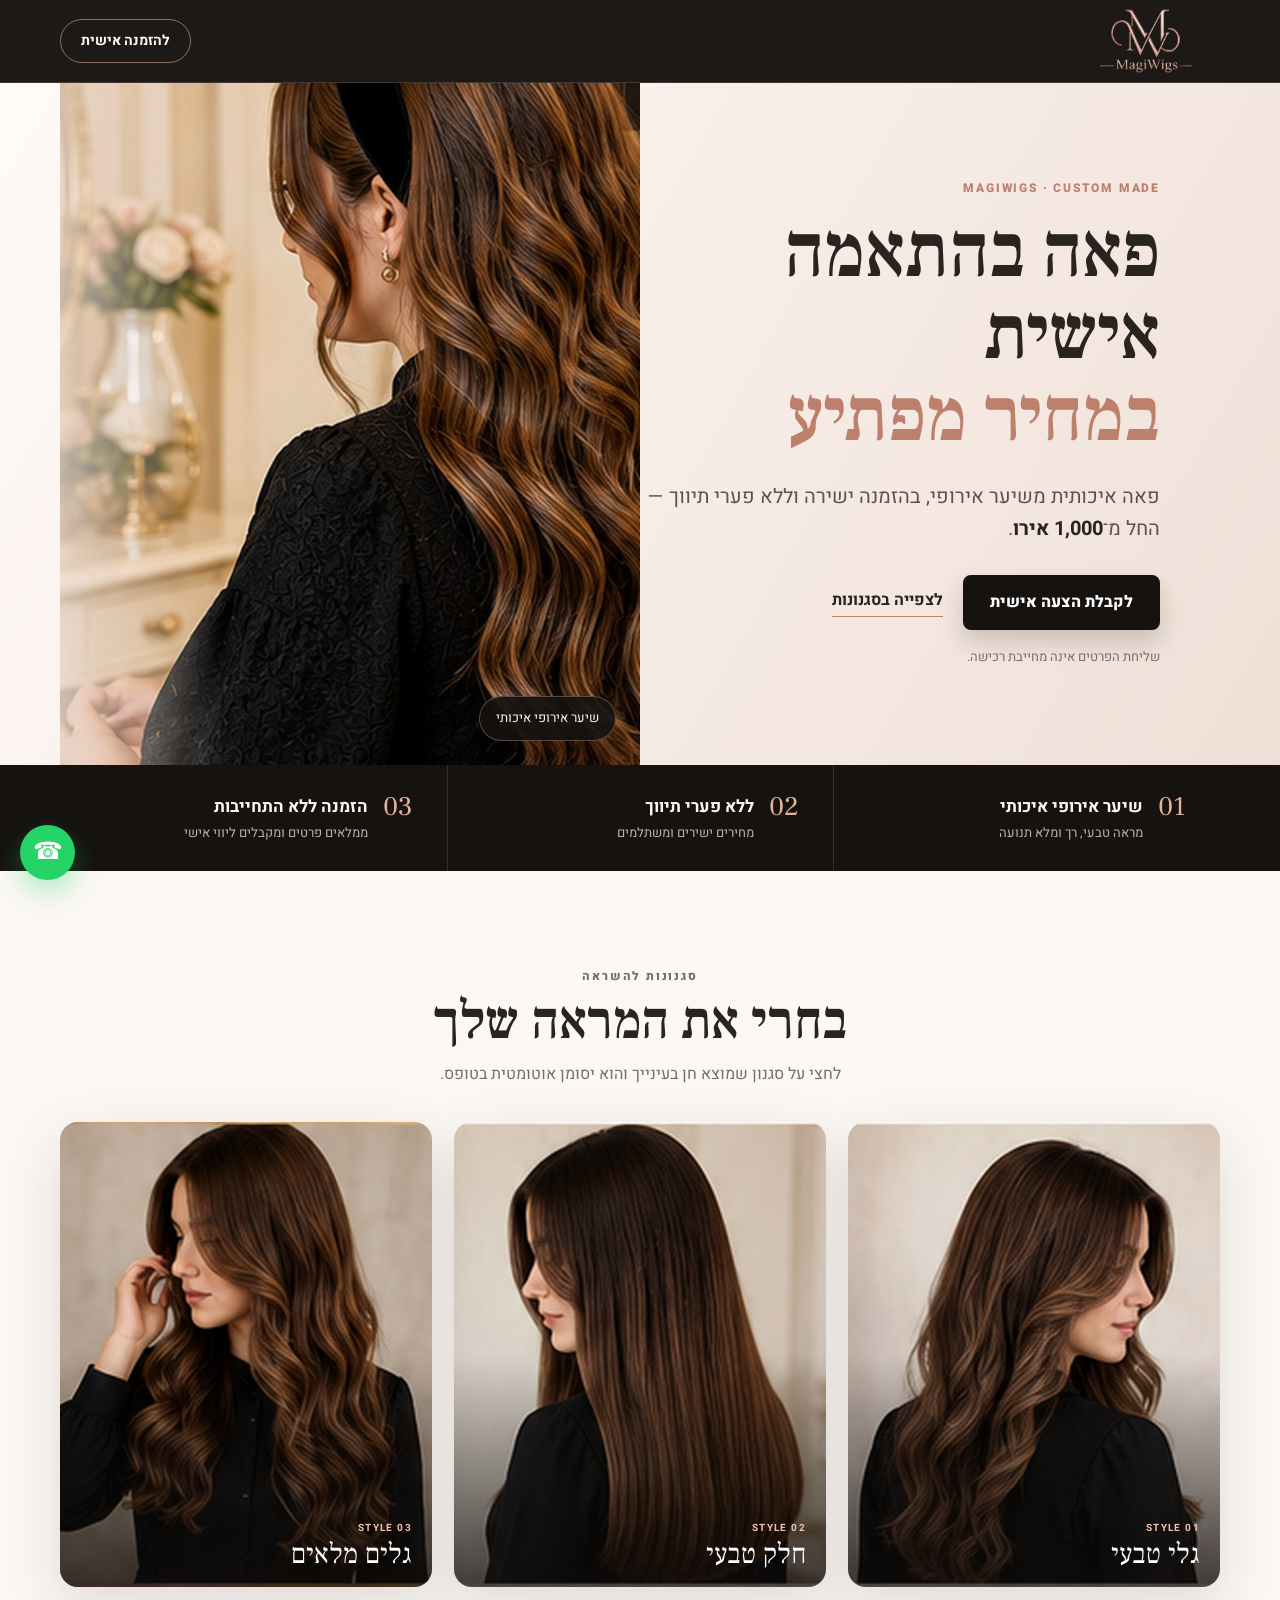
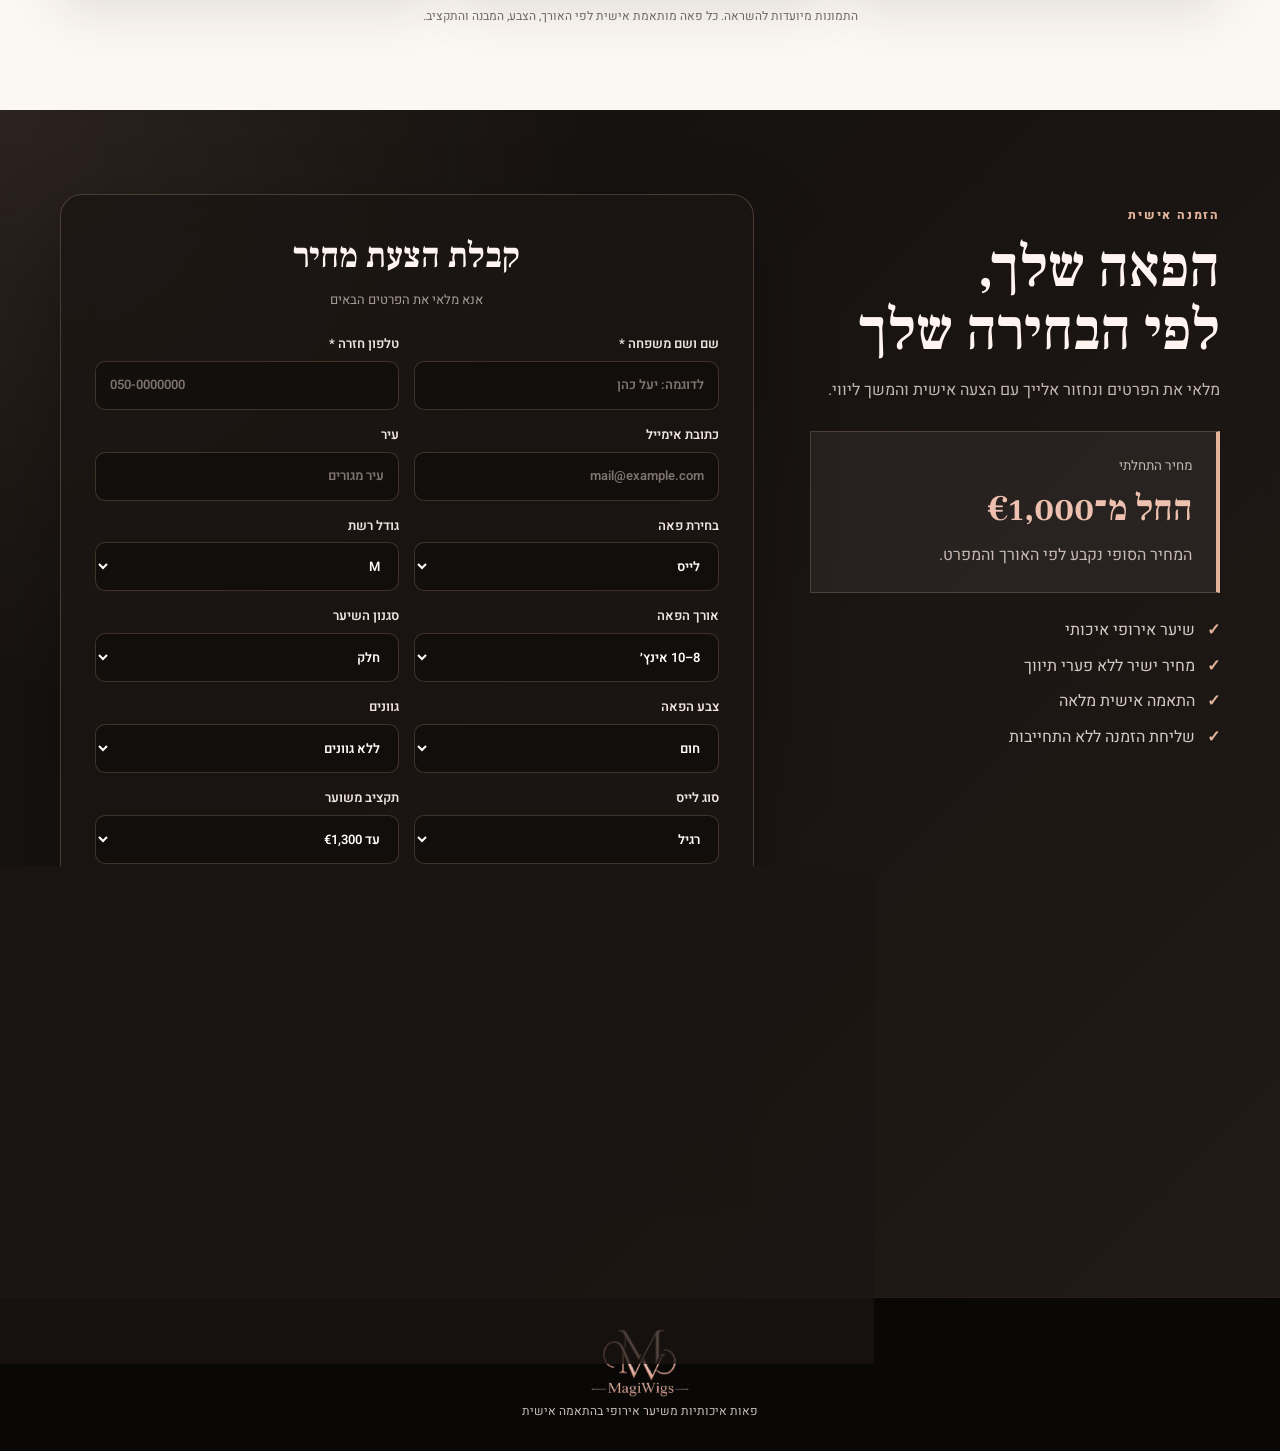
<file: index.html>
<!doctype html>
<html lang="he" dir="rtl">
<head>
  <meta charset="utf-8">
  <meta name="viewport" content="width=device-width, initial-scale=1">
  <meta name="theme-color" content="#151210">
  <meta name="description" content="MagiWigs — פאות איכותיות משיער אירופי בהתאמה אישית, ללא פערי תיווך, החל מ־1,000 אירו ובהזמנה ללא התחייבות.">
  <title>MagiWigs | פאה בהתאמה אישית</title>
  <link rel="preconnect" href="https://fonts.googleapis.com">
  <link rel="preconnect" href="https://fonts.gstatic.com" crossorigin>
  <link href="https://fonts.googleapis.com/css2?family=Heebo:wght@300;400;500;600;700;800&family=Frank+Ruhl+Libre:wght@500;600;700&display=swap" rel="stylesheet">
  <style>
    :root{
      --black:#151210;
      --black-2:#211b18;
      --cream:#fbf7f3;
      --cream-2:#f1e7df;
      --rose:#bd806d;
      --rose-light:#e2b49a;
      --ink:#2a2421;
      --muted:#776c66;
      --line:#e7d8cf;
      --white:#fff;
      --shadow:0 20px 55px rgba(42,31,25,.13);
    }
    *{box-sizing:border-box}
    html{scroll-behavior:smooth}
    body{margin:0;font-family:"Heebo",Arial,sans-serif;background:var(--cream);color:var(--ink);line-height:1.6;overflow-x:hidden}
    img{display:block;max-width:100%}
    a{text-decoration:none;color:inherit}
    button,input,select,textarea{font:inherit}
    .container{width:min(1160px,calc(100% - 36px));margin:auto}

    .topbar{position:sticky;top:0;z-index:50;background:rgba(21,18,16,.97);border-bottom:1px solid rgba(226,180,154,.2);backdrop-filter:blur(12px)}
    .topbar-inner{height:82px;display:flex;align-items:center;justify-content:space-between;gap:20px}
    .brand img{width:148px;height:66px;object-fit:contain}
    .top-cta{border:1px solid rgba(226,180,154,.55);color:#fff7f3;padding:10px 20px;border-radius:999px;font-size:14px;font-weight:700;transition:.2s}
    .top-cta:hover{background:var(--rose);border-color:var(--rose)}

    .hero{background:linear-gradient(120deg,#fffaf7 0%,#efe0d7 100%)}
    .hero-grid{min-height:650px;display:grid;grid-template-columns:1fr 1fr;align-items:stretch}
    .hero-copy{display:flex;flex-direction:column;justify-content:center;padding:70px 60px 70px 0}
    .eyebrow{margin:0 0 12px;color:var(--rose);font-size:12px;font-weight:800;letter-spacing:1.8px}
    h1,h2{font-family:"Frank Ruhl Libre",serif;line-height:1.08}
    h1{font-size:clamp(46px,6vw,76px);margin:0;font-weight:600}
    h1 span{color:var(--rose)}
    .hero-lead{font-size:20px;color:#5d514b;max-width:580px;margin:24px 0 0}
    .hero-lead strong{color:var(--ink)}
    .hero-actions{display:flex;align-items:center;gap:20px;flex-wrap:wrap;margin-top:30px}
    .btn-primary{display:inline-flex;justify-content:center;align-items:center;background:var(--black);color:white;padding:15px 27px;border-radius:8px;font-weight:800;box-shadow:0 12px 25px rgba(21,18,16,.18);transition:.2s;border:0;cursor:pointer}
    .btn-primary:hover{background:var(--rose);transform:translateY(-2px)}
    .text-link{font-weight:700;border-bottom:1px solid var(--rose);padding-bottom:2px}
    .no-commit{margin:17px 0 0;color:var(--muted);font-size:13px}
    .hero-photo{position:relative;min-height:650px;overflow:hidden}
    .hero-photo img{width:100%;height:100%;object-fit:cover;object-position:center 38%}
    .hero-photo:after{content:"";position:absolute;inset:0;background:linear-gradient(90deg,rgba(239,224,215,.78),transparent 28%)}
    .hero-tag{position:absolute;z-index:2;right:24px;bottom:24px;background:rgba(21,18,16,.9);color:#fff3ed;border:1px solid rgba(226,180,154,.34);padding:11px 16px;border-radius:999px;font-size:13px}

    .benefits{background:var(--black);color:#fff}
    .benefits-grid{display:grid;grid-template-columns:repeat(3,1fr)}
    .benefit{padding:28px 34px;display:flex;gap:15px;align-items:flex-start;border-left:1px solid rgba(226,180,154,.18)}
    .benefit:last-child{border-left:0}
    .benefit-number{color:var(--rose-light);font-family:"Frank Ruhl Libre",serif;font-size:27px;line-height:1}
    .benefit strong{display:block;color:#fff4ef;font-size:17px}
    .benefit small{display:block;color:#bfb2ab;font-size:13px;margin-top:3px}

    .section{padding:84px 0}
    .section-head{text-align:center;margin-bottom:34px}
    .section-head .eyebrow{margin-bottom:6px}
    .section-head h2{font-size:clamp(36px,5vw,53px);margin:0;font-weight:600}
    .section-head p{color:var(--muted);max-width:660px;margin:12px auto 0}

    .gallery{display:grid;grid-template-columns:repeat(3,1fr);gap:22px}
    .style-card{position:relative;overflow:hidden;border-radius:18px;aspect-ratio:4/5;background:#ddd;border:0;padding:0;cursor:pointer;box-shadow:var(--shadow);transition:.25s}
    .style-card img{width:100%;height:100%;object-fit:cover;transition:.45s;filter:saturate(.93) contrast(1.02)}
    .style-card:after{content:"";position:absolute;inset:0;background:linear-gradient(0deg,rgba(15,12,10,.74),transparent 50%)}
    .style-card span{position:absolute;z-index:2;right:20px;bottom:17px;color:white;text-align:right;font-family:"Frank Ruhl Libre",serif;font-size:28px;line-height:1.05}
    .style-card small{display:block;font-family:"Heebo",sans-serif;font-size:10px;letter-spacing:1.4px;color:#efc2b0;margin-bottom:7px;font-weight:700}
    .style-card:hover{transform:translateY(-6px);box-shadow:0 28px 65px rgba(42,31,25,.2)}
    .style-card:hover img{transform:scale(1.045)}
    .style-card.selected{outline:3px solid var(--rose);outline-offset:4px}
    .gallery-note{text-align:center;color:var(--muted);font-size:12px;margin:20px 0 0}

    .order{background:radial-gradient(circle at 0 0,rgba(226,180,154,.12),transparent 34%),linear-gradient(135deg,#120f0d,#211a17);color:white}
    .order-grid{display:grid;grid-template-columns:.75fr 1.25fr;gap:50px;align-items:start}
    .order-intro{padding-top:12px}
    .order-intro .eyebrow{color:var(--rose-light)}
    .order-intro h2{font-size:clamp(38px,5vw,58px);margin:0 0 14px;color:#fff4ef;font-weight:600}
    .order-intro>p{color:#c4b7b0;max-width:410px}
    .price-box{margin-top:27px;padding:24px;background:rgba(255,255,255,.055);border:1px solid rgba(226,180,154,.22);border-right:4px solid var(--rose-light);max-width:410px}
    .price-box small,.price-box span{display:block;color:#c7b9b2}
    .price-box strong{display:block;font-family:"Frank Ruhl Libre",serif;font-size:36px;color:#edc0af;margin:4px 0}
    .business-list{list-style:none;padding:0;margin:25px 0 0;display:grid;gap:10px;color:#d6cac4}
    .business-list li{position:relative;padding-right:25px}
    .business-list li:before{content:"✓";position:absolute;right:0;color:var(--rose-light);font-weight:800}

    .form-card{background:rgba(27,22,19,.76);border:1px solid rgba(226,180,154,.24);border-radius:22px;padding:34px;box-shadow:0 30px 80px rgba(0,0,0,.3);backdrop-filter:blur(18px)}
    .form-title{text-align:center;margin-bottom:24px}
    .form-title h3{font-family:"Frank Ruhl Libre",serif;color:#fff4ef;font-size:35px;margin:0}
    .form-title p{margin:5px 0 0;color:#a99d97;font-size:13px}
    .form-grid{display:grid;grid-template-columns:repeat(2,1fr);gap:15px}
    .field{display:block;color:#f0e4de;font-size:13px;font-weight:600}
    .field span{display:block;margin-bottom:6px}
    .field input,.field select,.field textarea{width:100%;border:1px solid rgba(226,180,154,.22);background:rgba(10,8,7,.5);color:white;border-radius:10px;padding:13px 14px;outline:none;transition:.2s}
    .field input::placeholder,.field textarea::placeholder{color:#7f746f}
    .field input:focus,.field select:focus,.field textarea:focus{border-color:var(--rose-light);box-shadow:0 0 0 3px rgba(226,180,154,.08)}
    .field select option{background:#191412;color:white}
    .field textarea{resize:vertical;min-height:100px}
    .full{grid-column:1/-1}
    .consent{display:flex;gap:9px;align-items:flex-start;margin:18px 0;color:#b7aaa4;font-size:13px}
    .consent input{margin-top:4px;accent-color:var(--rose-light)}
    .submit{width:100%;background:linear-gradient(135deg,#e6bba7,#b87967);color:#291b15;border:0;padding:16px;border-radius:10px;font-weight:900;font-size:17px;cursor:pointer;transition:.2s}
    .submit:hover{filter:brightness(1.05);transform:translateY(-2px)}
    .submit:disabled{opacity:.7;cursor:wait;transform:none}
    #form-message{text-align:center;min-height:20px;margin-top:10px;font-size:13px}
    .privacy{text-align:center;color:#8f837e;font-size:11px;margin:2px 0 0}

    footer{background:#090807;color:#cbbeb7;text-align:center;padding:30px 15px;border-top:1px solid rgba(226,180,154,.12)}
    footer img{width:135px;height:70px;object-fit:contain;margin:0 auto 4px}
    footer p{margin:0;font-size:12px}

    .wa{position:fixed;left:20px;bottom:20px;z-index:40;width:55px;height:55px;border-radius:50%;display:flex;align-items:center;justify-content:center;background:#25d366;color:white;box-shadow:0 12px 26px rgba(37,211,102,.33);font-size:24px}

    .modal{display:none;position:fixed;inset:0;z-index:100;align-items:center;justify-content:center;padding:20px;background:rgba(9,8,7,.94);backdrop-filter:blur(14px)}
    .modal.open{display:flex}
    .modal-card{width:min(480px,100%);text-align:center;background:#1b1613;border:1px solid var(--rose-light);border-radius:20px;padding:42px 25px;box-shadow:0 25px 80px rgba(0,0,0,.55)}
    .modal-card .check{width:70px;height:70px;border:2px solid var(--rose-light);border-radius:50%;display:flex;align-items:center;justify-content:center;margin:0 auto 17px;color:var(--rose-light);font-size:34px}
    .modal-card h3{font-family:"Frank Ruhl Libre",serif;font-size:34px;color:#f1c8b8;margin:0 0 8px}
    .modal-card p{color:#c5b8b1;margin:0 0 22px}
    .modal-close{border:1px solid var(--rose-light);background:var(--rose-light);color:#251913;padding:11px 22px;border-radius:9px;font-weight:800;cursor:pointer}

    @media(max-width:900px){
      .hero-grid{grid-template-columns:1fr}
      .hero-copy{padding:55px 24px;text-align:center;align-items:center}
      .hero-photo{min-height:520px}
      .hero-photo:after{background:linear-gradient(0deg,rgba(239,224,215,.55),transparent 34%)}
      .hero-actions{justify-content:center}
      .order-grid{grid-template-columns:1fr}
      .order-intro{text-align:center}
      .order-intro>p,.price-box{margin-left:auto;margin-right:auto}
      .business-list{max-width:410px;margin-left:auto;margin-right:auto;text-align:right}
    }
    @media(max-width:680px){
      .topbar-inner{height:70px}
      .brand img{width:112px;height:54px}
      .top-cta{padding:8px 13px;font-size:12px}
      .hero-photo{min-height:440px}
      .hero-copy{padding:46px 18px}
      h1{font-size:43px}
      .hero-lead{font-size:17px}
      .benefits-grid{grid-template-columns:1fr}
      .benefit{border-left:0;border-bottom:1px solid rgba(226,180,154,.17);padding:21px 12px}
      .benefit:last-child{border-bottom:0}
      .section{padding:62px 0}
      .gallery{grid-template-columns:1fr}
      .style-card{aspect-ratio:5/6}
      .form-card{padding:24px 16px}
      .form-grid{grid-template-columns:1fr}
      .full{grid-column:auto}
    }
  </style>
</head>
<body>
  <header class="topbar">
    <div class="container topbar-inner">
      <a class="brand" href="#top" aria-label="MagiWigs"><img src="assets/logo.png" alt="MagiWigs"></a>
      <a class="top-cta" href="#order">להזמנה אישית</a>
    </div>
  </header>

  <main id="top">
    <section class="hero">
      <div class="container hero-grid">
        <div class="hero-copy">
          <p class="eyebrow">MAGIWIGS · CUSTOM MADE</p>
          <h1>פאה בהתאמה אישית<br><span>במחיר מפתיע</span></h1>
          <p class="hero-lead">פאה איכותית משיער אירופי, בהזמנה ישירה וללא פערי תיווך — החל מ־<strong>1,000 אירו</strong>.</p>
          <div class="hero-actions">
            <a class="btn-primary" href="#order">לקבלת הצעה אישית</a>
            <a class="text-link" href="#styles">לצפייה בסגנונות</a>
          </div>
          <p class="no-commit">שליחת הפרטים אינה מחייבת רכישה.</p>
        </div>
        <div class="hero-photo">
          <img src="assets/hero.jpg" alt="פאה חומה ארוכה בגלים טבעיים">
          <div class="hero-tag">שיער אירופי איכותי</div>
        </div>
      </div>
    </section>

    <section class="benefits">
      <div class="container benefits-grid">
        <article class="benefit"><span class="benefit-number">01</span><div><strong>שיער אירופי איכותי</strong><small>מראה טבעי, רך ומלא תנועה</small></div></article>
        <article class="benefit"><span class="benefit-number">02</span><div><strong>ללא פערי תיווך</strong><small>מחירים ישירים ומשתלמים</small></div></article>
        <article class="benefit"><span class="benefit-number">03</span><div><strong>הזמנה ללא התחייבות</strong><small>ממלאים פרטים ומקבלים ליווי אישי</small></div></article>
      </div>
    </section>

    <section id="styles" class="section">
      <div class="container">
        <div class="section-head">
          <p class="eyebrow">סגנונות להשראה</p>
          <h2>בחרי את המראה שלך</h2>
          <p>לחצי על סגנון שמוצא חן בעינייך והוא יסומן אוטומטית בטופס.</p>
        </div>
        <div class="gallery">
          <button type="button" class="style-card" data-style="גלי"><img src="assets/waves.jpg" alt="פאה חומה בגלים רכים"><span><small>STYLE 01</small>גלי טבעי</span></button>
          <button type="button" class="style-card" data-style="חלק"><img src="assets/straight.jpg" alt="פאה חומה חלקה"><span><small>STYLE 02</small>חלק טבעי</span></button>
          <button type="button" class="style-card" data-style="גלים מלאים"><img src="assets/soft.jpg" alt="פאה חומה עם גלים מלאים"><span><small>STYLE 03</small>גלים מלאים</span></button>
        </div>
        <p class="gallery-note">התמונות מיועדות להשראה. כל פאה מותאמת אישית לפי האורך, הצבע, המבנה והתקציב.</p>
      </div>
    </section>

    <section id="order" class="section order">
      <div class="container order-grid">
        <aside class="order-intro">
          <p class="eyebrow">הזמנה אישית</p>
          <h2>הפאה שלך,<br>לפי הבחירה שלך</h2>
          <p>מלאי את הפרטים ונחזור אלייך עם הצעה אישית והמשך ליווי.</p>
          <div class="price-box"><small>מחיר התחלתי</small><strong>החל מ־€1,000</strong><span>המחיר הסופי נקבע לפי האורך והמפרט.</span></div>
          <ul class="business-list">
            <li>שיער אירופי איכותי</li>
            <li>מחיר ישיר ללא פערי תיווך</li>
            <li>התאמה אישית מלאה</li>
            <li>שליחת הזמנה ללא התחייבות</li>
          </ul>
        </aside>

        <div class="form-card">
          <div class="form-title"><h3>קבלת הצעת מחיר</h3><p>אנא מלאי את הפרטים הבאים</p></div>
          <form id="orderForm" action="https://formsubmit.co/ajax/Margalite95@gmail.com" method="POST">
            <input type="hidden" name="_subject" value="ליד חדש - בקשה להצעת מחיר - MagiWigs">
            <input type="hidden" name="_template" value="table">
            <input type="hidden" name="_captcha" value="false">
            <div class="form-grid">
              <label class="field"><span>שם ושם משפחה *</span><input name="name" autocomplete="name" required placeholder="לדוגמה: יעל כהן"></label>
              <label class="field"><span>טלפון חזרה *</span><input name="phone" type="tel" autocomplete="tel" required placeholder="050-0000000"></label>
              <label class="field"><span>כתובת אימייל</span><input name="email" type="email" autocomplete="email" placeholder="mail@example.com"></label>
              <label class="field"><span>עיר</span><input name="city" autocomplete="address-level2" placeholder="עיר מגורים"></label>
              <label class="field"><span>בחירת פאה</span><select name="wigType"><option>לייס</option><option>לייס מקופל</option><option>פאת סרט</option><option>פאת קוקו</option></select></label>
              <label class="field"><span>גודל רשת</span><select name="size"><option>S</option><option selected>M</option><option>L</option></select></label>
              <label class="field"><span>אורך הפאה</span><select name="length"><option>8–10 אינץ׳</option><option>12–14 אינץ׳</option><option>16–18 אינץ׳</option><option>20 אינץ׳ ומעלה</option></select></label>
              <label class="field"><span>סגנון השיער</span><select id="hairStyle" name="hairStyle"><option>חלק</option><option>גלי</option><option>גלים מלאים</option><option>מתולתל</option></select></label>
              <label class="field"><span>צבע הפאה</span><select name="color"><option>שחור טבעי</option><option>חום כהה</option><option selected>חום</option><option>חום בהיר</option><option>בלונדיני</option></select></label>
              <label class="field"><span>גוונים</span><select name="highlights"><option>ללא גוונים</option><option>גוונים עדינים</option><option>גוונים אפרפרים</option><option>גוונים חמים</option><option>בליאז׳</option></select></label>
              <label class="field"><span>סוג לייס</span><select name="lace"><option>רגיל</option><option>מקופל</option><option>לייס מאוורר</option><option>ללא</option></select></label>
              <label class="field"><span>תקציב משוער</span><select name="budget"><option>עד €1,300</option><option>€1,300–€1,600</option><option>€1,600–€2,000</option><option>מעל €2,000</option></select></label>
              <label class="field full"><span>הערות נוספות</span><textarea name="notes" placeholder="צפיפות, שביל, סקין, גוון מדויק או כל בקשה מיוחדת"></textarea></label>
            </div>
            <label class="consent"><input type="checkbox" required><span>ברור לי ששליחת הפרטים אינה מחייבת רכישה.</span></label>
            <button class="submit" type="submit">שליחה לקבלת הצעת מחיר</button>
            <div id="form-message" aria-live="polite"></div>
            <p class="privacy">הפרטים נשמרים לצורך טיפול בפנייה בלבד.</p>
          </form>
        </div>
      </div>
    </section>
  </main>

  <footer><img src="assets/logo.png" alt="MagiWigs"><p>פאות איכותיות משיער אירופי בהתאמה אישית</p></footer>
  <a class="wa" href="https://wa.me/972586660460" target="_blank" aria-label="פתיחת WhatsApp">☎</a>

  <div class="modal" id="thanksModal" aria-hidden="true">
    <div class="modal-card"><div class="check">✓</div><h3>תודה רבה</h3><p>הפרטים נשלחו בהצלחה. נחזור אלייך בהקדם עם הצעה אישית.</p><button class="modal-close" type="button" id="closeModal">חזרה לאתר</button></div>
  </div>

  <script>
    const styleCards = [...document.querySelectorAll('.style-card')];
    const styleField = document.getElementById('hairStyle');
    styleCards.forEach(card => card.addEventListener('click', () => {
      styleCards.forEach(item => item.classList.remove('selected'));
      card.classList.add('selected');
      styleField.value = card.dataset.style;
      document.getElementById('order').scrollIntoView({behavior:'smooth',block:'start'});
    }));

    const form = document.getElementById('orderForm');
    const submitButton = form.querySelector('.submit');
    const message = document.getElementById('form-message');
    const modal = document.getElementById('thanksModal');

    form.addEventListener('submit', async event => {
      event.preventDefault();
      if (!form.reportValidity()) return;
      const oldText = submitButton.textContent;
      submitButton.disabled = true;
      submitButton.textContent = 'שולח נתונים...';
      message.textContent = '';
      try {
        const response = await fetch(form.action, {method:'POST', body:new FormData(form), headers:{Accept:'application/json'}});
        if (!response.ok) throw new Error('submit failed');
        form.reset();
        styleCards.forEach(item => item.classList.remove('selected'));
        modal.classList.add('open');
        modal.setAttribute('aria-hidden','false');
      } catch (error) {
        message.style.color = '#ff9a9a';
        message.textContent = 'אירעה שגיאה בשליחה. אפשר לנסות שוב או לפנות אלינו בוואטסאפ.';
      } finally {
        submitButton.disabled = false;
        submitButton.textContent = oldText;
      }
    });

    const closeModal = () => { modal.classList.remove('open'); modal.setAttribute('aria-hidden','true'); };
    document.getElementById('closeModal').addEventListener('click', closeModal);
    modal.addEventListener('click', e => { if (e.target === modal) closeModal(); });
  </script>
</body>
</html>
</file>
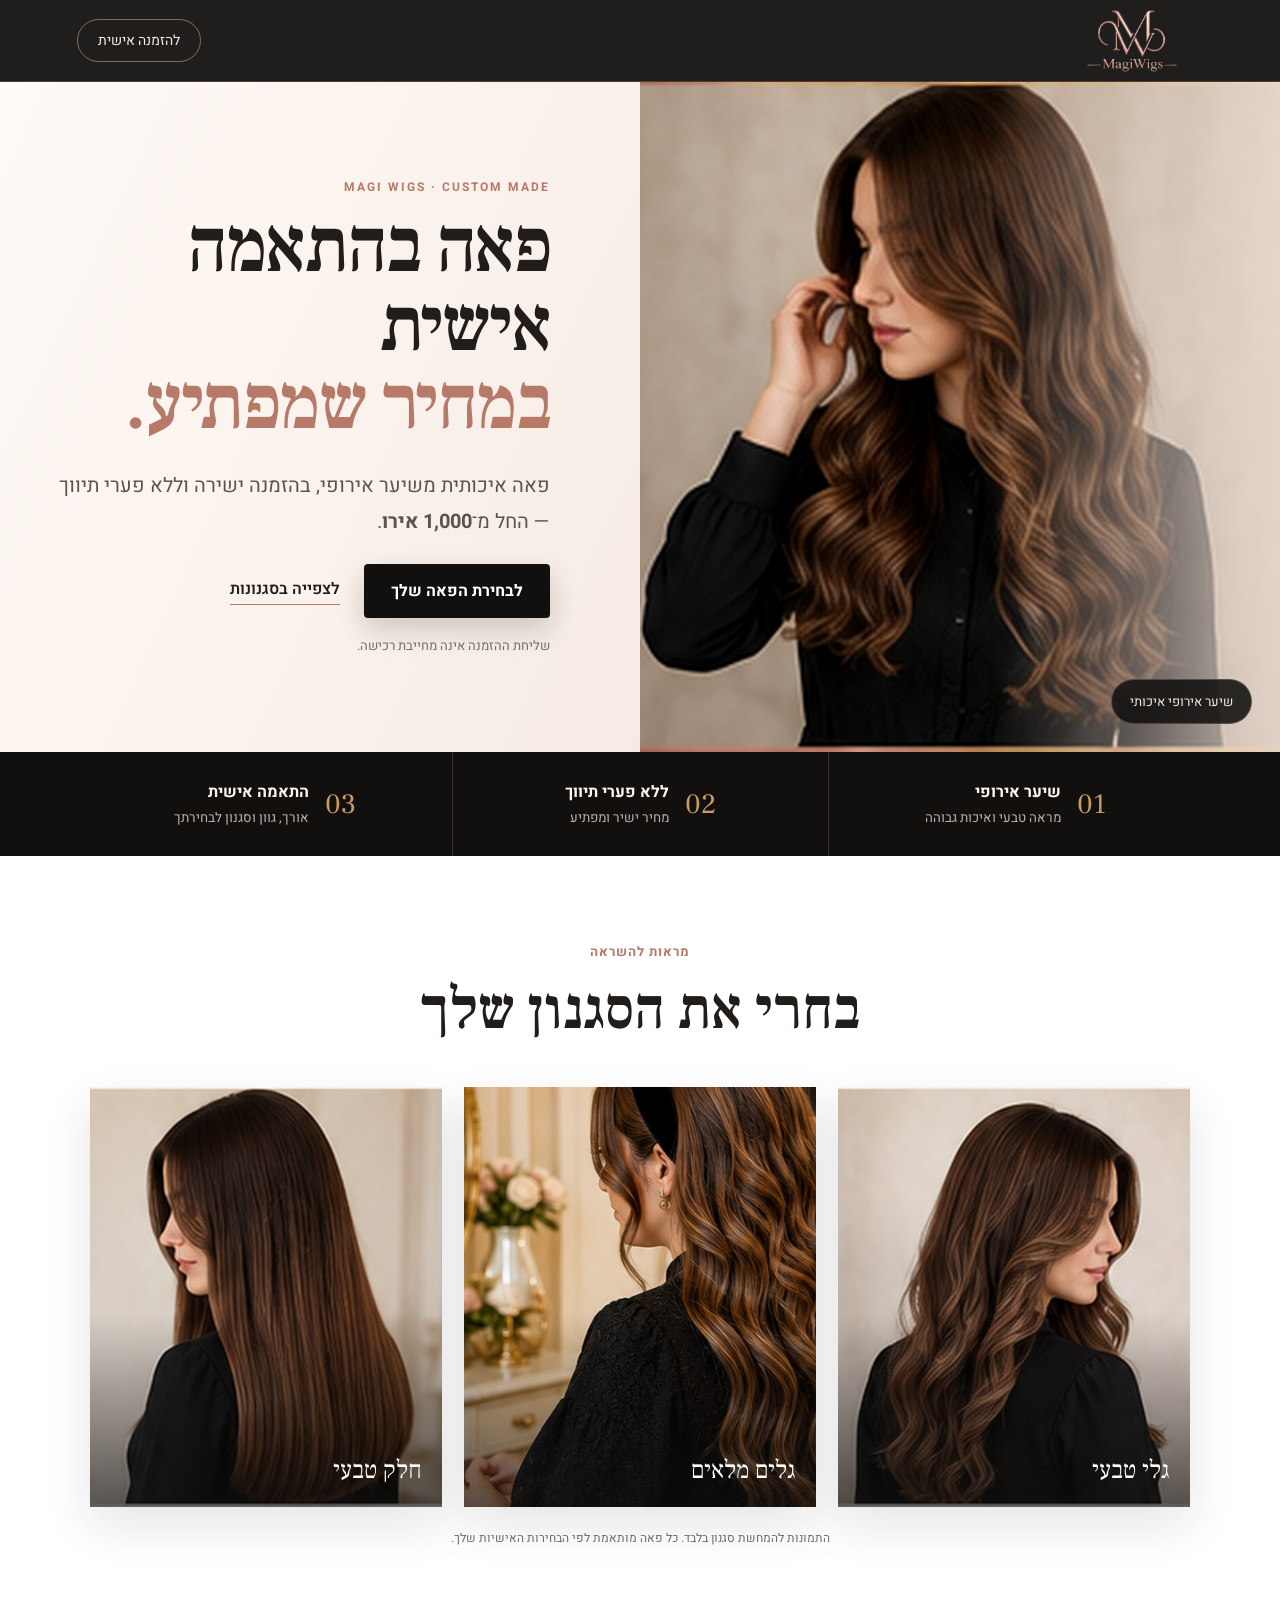
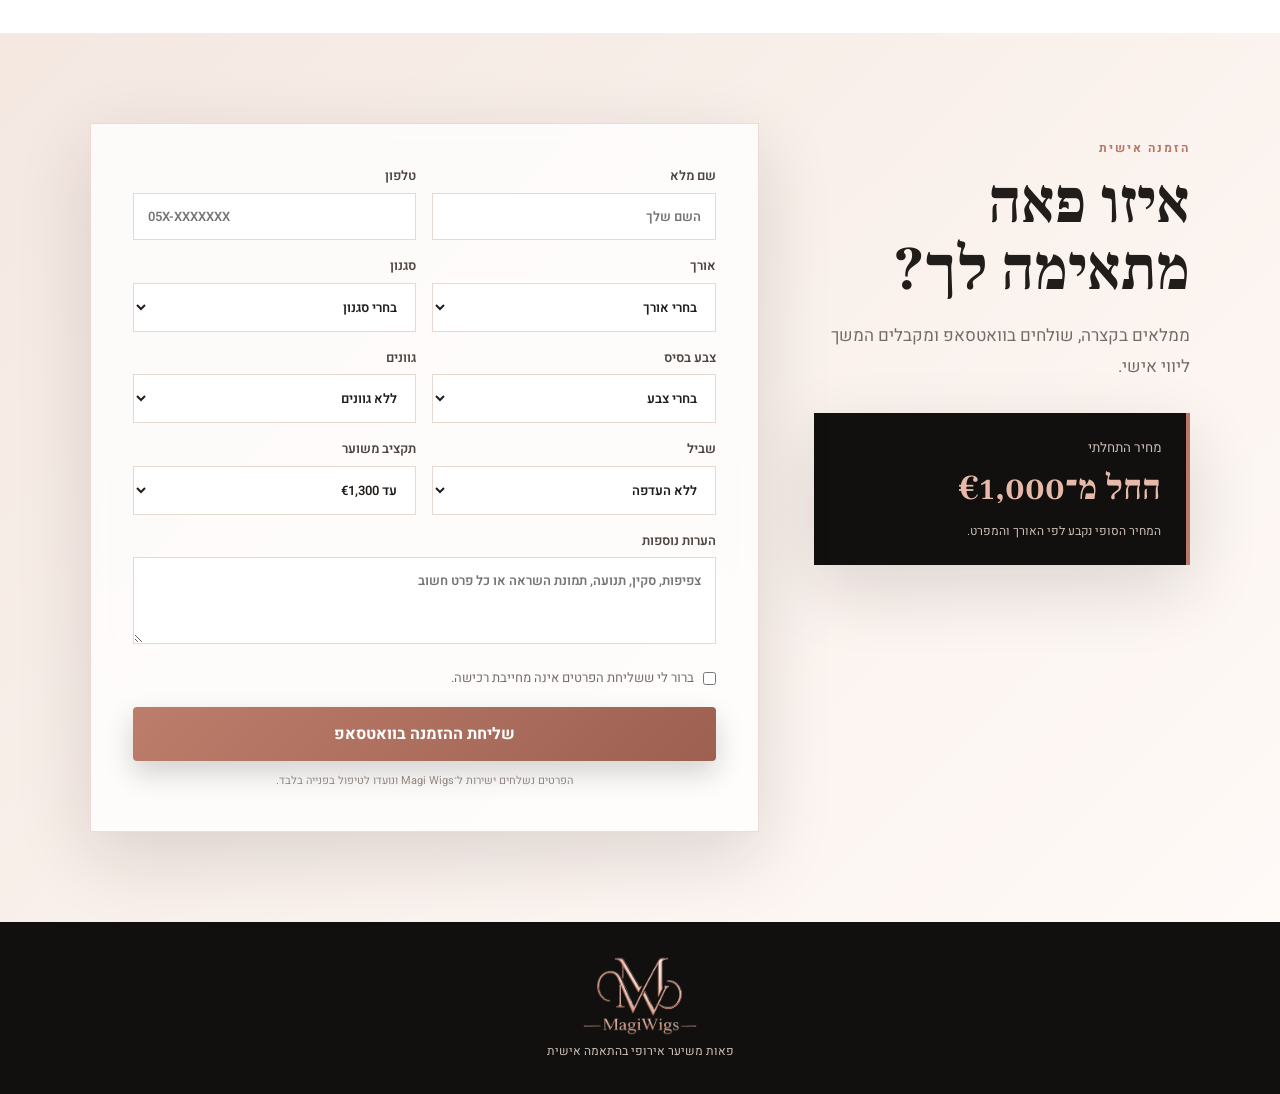
<file: magi-wigs-custom-order/magi-wigs-custom-order/index.html>
<!doctype html>
<html lang="he" dir="rtl">
<head>
  <meta charset="utf-8">
  <meta name="viewport" content="width=device-width,initial-scale=1">
  <meta name="theme-color" content="#11100f">
  <meta name="description" content="Magi Wigs — פאות איכותיות משיער אירופי בהתאמה אישית, ללא פערי תיווך, החל מ־1,000 אירו ובהזמנה ללא התחייבות.">
  <title>Magi Wigs | פאה בהתאמה אישית</title>
  <link rel="preconnect" href="https://fonts.googleapis.com">
  <link rel="preconnect" href="https://fonts.gstatic.com" crossorigin>
  <link href="https://fonts.googleapis.com/css2?family=Heebo:wght@300;400;500;600;700&family=Frank+Ruhl+Libre:wght@500;600;700&display=swap" rel="stylesheet">
  <link rel="icon" href="assets/magiwigs-logo.png">
  <link rel="stylesheet" href="styles.css">
</head>
<body>
  <header class="site-header">
    <a class="logo-wrap" href="#top" aria-label="Magi Wigs">
      <img src="assets/magiwigs-logo.png" alt="לוגו Magi Wigs">
    </a>
    <a class="header-cta" href="#order">להזמנה אישית</a>
  </header>

  <main id="top">
    <section class="hero">
      <div class="hero-image">
        <img src="assets/look-soft.jpg" alt="אישה בלבוש צנוע עם שיער חום גלי במראה טבעי">
        <div class="image-badge">שיער אירופי איכותי</div>
      </div>

      <div class="hero-copy">
        <p class="kicker">MAGI WIGS · CUSTOM MADE</p>
        <h1>פאה בהתאמה אישית<br><span>במחיר שמפתיע.</span></h1>
        <p class="lead">פאה איכותית משיער אירופי, בהזמנה ישירה וללא פערי תיווך — החל מ־<strong>1,000 אירו</strong>.</p>
        <div class="hero-actions">
          <a class="primary-button" href="#order">לבחירת הפאה שלך</a>
          <a class="text-link" href="#looks">לצפייה בסגנונות</a>
        </div>
        <p class="no-risk">שליחת ההזמנה אינה מחייבת רכישה.</p>
      </div>
    </section>

    <section class="trust-strip" aria-label="יתרונות">
      <article><span>01</span><div><strong>שיער אירופי</strong><small>מראה טבעי ואיכות גבוהה</small></div></article>
      <article><span>02</span><div><strong>ללא פערי תיווך</strong><small>מחיר ישיר ומפתיע</small></div></article>
      <article><span>03</span><div><strong>התאמה אישית</strong><small>אורך, גוון וסגנון לבחירתך</small></div></article>
    </section>

    <section id="looks" class="looks-section">
      <div class="section-heading">
        <p>מראות להשראה</p>
        <h2>בחרי את הסגנון שלך</h2>
      </div>

      <div class="look-grid">
        <button class="look-card" type="button" data-style="גלי טבעי">
          <img src="assets/look-waves.jpg" alt="אישה בלבוש צנוע עם שיער חום גלי">
          <span>גלי טבעי</span>
        </button>
        <button class="look-card" type="button" data-style="גלים מלאים">
          <img src="assets/look-back.jpg" alt="אישה בלבוש צנוע עם שיער ארוך ומלא תנועה">
          <span>גלים מלאים</span>
        </button>
        <button class="look-card" type="button" data-style="חלק טבעי">
          <img src="assets/look-straight.jpg" alt="אישה בלבוש צנוע עם שיער חלק בגוון חום">
          <span>חלק טבעי</span>
        </button>
      </div>
      <p class="photo-note">התמונות להמחשת סגנון בלבד. כל פאה מותאמת לפי הבחירות האישיות שלך.</p>
    </section>

    <section id="order" class="order-section">
      <aside class="order-copy">
        <p class="kicker">הזמנה אישית</p>
        <h2>איזו פאה מתאימה לך?</h2>
        <p>ממלאים בקצרה, שולחים בוואטסאפ ומקבלים המשך ליווי אישי.</p>
        <div class="price-card">
          <small>מחיר התחלתי</small>
          <strong>החל מ־€1,000</strong>
          <span>המחיר הסופי נקבע לפי האורך והמפרט.</span>
        </div>
      </aside>

      <form id="wigForm" novalidate>
        <div class="form-grid">
          <label>שם מלא
            <input name="fullName" autocomplete="name" required placeholder="השם שלך">
          </label>
          <label>טלפון
            <input name="phone" type="tel" autocomplete="tel" required placeholder="05X-XXXXXXX">
          </label>
          <label>אורך
            <select name="length" required>
              <option value="">בחרי אורך</option>
              <option>8–10 אינץ׳</option>
              <option>12–14 אינץ׳</option>
              <option>16–18 אינץ׳</option>
              <option>20 אינץ׳ ומעלה</option>
            </select>
          </label>
          <label>סגנון
            <select id="styleField" name="style" required>
              <option value="">בחרי סגנון</option>
              <option>חלק טבעי</option>
              <option>גלי טבעי</option>
              <option>גלים מלאים</option>
              <option>מתולתל</option>
              <option>בוב</option>
            </select>
          </label>
          <label>צבע בסיס
            <select name="baseColor" required>
              <option value="">בחרי צבע</option>
              <option>שחור טבעי</option>
              <option>חום כהה</option>
              <option>חום טבעי</option>
              <option>חום בהיר</option>
              <option>בלונד כהה</option>
            </select>
          </label>
          <label>גוונים
            <select name="highlights">
              <option>ללא גוונים</option>
              <option>גוונים עדינים</option>
              <option>גוונים אפרפרים</option>
              <option>גוונים חמים</option>
              <option>בליאז׳</option>
            </select>
          </label>
          <label>שביל
            <select name="parting">
              <option>ללא העדפה</option>
              <option>שביל אמצע</option>
              <option>שביל צד ימין</option>
              <option>שביל צד שמאל</option>
            </select>
          </label>
          <label>תקציב משוער
            <select name="budget">
              <option>עד €1,300</option>
              <option>€1,300–€1,600</option>
              <option>€1,600–€2,000</option>
              <option>מעל €2,000</option>
            </select>
          </label>
          <label class="full-width">הערות נוספות
            <textarea name="notes" rows="3" placeholder="צפיפות, סקין, תנועה, תמונת השראה או כל פרט חשוב"></textarea>
          </label>
        </div>

        <label class="consent">
          <input type="checkbox" required>
          <span>ברור לי ששליחת הפרטים אינה מחייבת רכישה.</span>
        </label>
        <button class="submit-button" type="submit">שליחת ההזמנה בוואטסאפ</button>
        <p class="privacy">הפרטים נשלחים ישירות ל־Magi Wigs ונועדו לטיפול בפנייה בלבד.</p>
      </form>
    </section>
  </main>

  <footer>
    <img src="assets/magiwigs-logo.png" alt="Magi Wigs">
    <p>פאות משיער אירופי בהתאמה אישית</p>
  </footer>

  <script src="script.js"></script>
</body>
</html>
</file>
<file: magi-wigs-custom-order/magi-wigs-custom-order/styles.css>
:root{
  --black:#11100f;
  --black-soft:#1b1918;
  --ivory:#fbf8f4;
  --cream:#f2e9e2;
  --rose:#b77968;
  --rose-light:#d9aa9b;
  --gold:#c99a62;
  --ink:#211d1b;
  --muted:#766c67;
  --line:#e6d9d1;
  --shadow:0 24px 70px rgba(35,24,20,.14);
}

*{box-sizing:border-box}
html{scroll-behavior:smooth}
body{margin:0;background:var(--ivory);color:var(--ink);font-family:"Heebo",Arial,sans-serif;line-height:1.5}
img{display:block;max-width:100%}
a{text-decoration:none;color:inherit}
button,input,select,textarea{font:inherit}

.site-header{
  height:82px;
  padding:0 clamp(20px,6vw,92px);
  display:flex;
  align-items:center;
  justify-content:space-between;
  position:sticky;
  top:0;
  z-index:20;
  background:rgba(17,16,15,.94);
  backdrop-filter:blur(14px);
  border-bottom:1px solid rgba(217,170,155,.22);
}
.logo-wrap img{width:142px;height:64px;object-fit:contain}
.header-cta{color:#f8ede8;border:1px solid rgba(217,170,155,.55);border-radius:999px;padding:10px 20px;font-size:14px;transition:.25s}
.header-cta:hover{background:var(--rose);border-color:var(--rose);transform:translateY(-2px)}

.hero{
  min-height:670px;
  display:grid;
  grid-template-columns:1fr 1fr;
  background:linear-gradient(115deg,#fffaf6 0%,#efe1d8 100%);
}
.hero-image{position:relative;min-height:670px;overflow:hidden}
.hero-image::after{content:"";position:absolute;inset:0;background:linear-gradient(90deg,transparent 55%,rgba(239,225,216,.82) 100%)}
.hero-image img{width:100%;height:100%;object-fit:cover;object-position:center top;filter:saturate(.92) contrast(1.03)}
.image-badge{position:absolute;bottom:28px;right:28px;z-index:2;background:rgba(17,16,15,.88);color:#f7e8e1;padding:12px 18px;border-radius:999px;font-size:13px;border:1px solid rgba(217,170,155,.3)}
.hero-copy{display:flex;flex-direction:column;justify-content:center;padding:70px clamp(26px,7vw,110px) 70px 45px}
.kicker{margin:0 0 13px;color:var(--rose);font-size:12px;font-weight:700;letter-spacing:2px}
.hero h1,.section-heading h2,.order-copy h2{font-family:"Frank Ruhl Libre",serif}
.hero h1{margin:0;font-size:clamp(50px,6vw,82px);line-height:1.02;font-weight:600;letter-spacing:-1.5px}
.hero h1 span{color:var(--rose)}
.lead{font-size:20px;line-height:1.8;color:#5d524d;max-width:590px;margin:24px 0}
.hero-actions{display:flex;align-items:center;gap:24px;flex-wrap:wrap}
.primary-button,.submit-button{display:inline-flex;align-items:center;justify-content:center;border:0;background:var(--black);color:#fff;border-radius:4px;padding:15px 27px;font-weight:700;cursor:pointer;transition:.25s;box-shadow:0 12px 28px rgba(17,16,15,.18)}
.primary-button:hover,.submit-button:hover{background:var(--rose);transform:translateY(-2px)}
.text-link{font-weight:600;border-bottom:1px solid var(--rose);padding-bottom:3px}
.no-risk{margin:18px 0 0;color:var(--muted);font-size:13px}

.trust-strip{display:grid;grid-template-columns:repeat(3,1fr);background:var(--black);color:#fff;padding:0 clamp(20px,6vw,92px)}
.trust-strip article{display:flex;align-items:center;justify-content:center;gap:16px;padding:28px 24px;border-left:1px solid rgba(217,170,155,.2)}
.trust-strip article:last-child{border-left:0}
.trust-strip span{font-family:"Frank Ruhl Libre",serif;color:var(--gold);font-size:28px}
.trust-strip strong,.trust-strip small{display:block}
.trust-strip strong{font-size:16px;color:#fff4ef}
.trust-strip small{color:#bfb2ac;margin-top:4px}

.looks-section{padding:86px clamp(20px,7vw,105px);background:#fff}
.section-heading{text-align:center;margin-bottom:34px}
.section-heading p{color:var(--rose);font-size:13px;margin:0;font-weight:700;letter-spacing:1px}
.section-heading h2{font-size:clamp(38px,5vw,58px);margin:5px 0 0;font-weight:600}
.look-grid{max-width:1100px;margin:auto;display:grid;grid-template-columns:repeat(3,1fr);gap:22px}
.look-card{position:relative;border:0;padding:0;background:#eee;overflow:hidden;cursor:pointer;height:420px;box-shadow:0 18px 46px rgba(30,22,18,.11);transition:.3s}
.look-card::after{content:"";position:absolute;inset:0;background:linear-gradient(0deg,rgba(17,16,15,.64),transparent 46%);transition:.3s}
.look-card img{width:100%;height:100%;object-fit:cover;transition:.45s}
.look-card span{position:absolute;right:20px;bottom:18px;z-index:2;color:#fff;font-family:"Frank Ruhl Libre",serif;font-size:25px}
.look-card:hover{transform:translateY(-5px)}
.look-card:hover img,.look-card.selected img{transform:scale(1.05)}
.look-card.selected{outline:3px solid var(--rose);outline-offset:4px}
.photo-note{text-align:center;color:var(--muted);font-size:12px;margin:22px 0 0}

.order-section{display:grid;grid-template-columns:.72fr 1.28fr;gap:55px;padding:90px clamp(20px,7vw,105px);background:linear-gradient(135deg,#f4e8e1,#fffaf7)}
.order-copy{padding-top:16px}
.order-copy h2{font-size:clamp(42px,5vw,62px);line-height:1.08;margin:8px 0 15px}
.order-copy>p:not(.kicker){color:var(--muted);font-size:17px;line-height:1.8;max-width:390px}
.price-card{margin-top:30px;background:var(--black);color:#fff;padding:25px;border-right:4px solid var(--rose);max-width:390px;box-shadow:var(--shadow)}
.price-card small,.price-card span{display:block;color:#cbbdb7}
.price-card strong{display:block;font-family:"Frank Ruhl Libre",serif;font-size:35px;color:#e6b9aa;margin:5px 0 7px}
.price-card span{font-size:12px}

form{background:rgba(255,255,255,.78);border:1px solid rgba(183,121,104,.25);padding:clamp(24px,4vw,42px);box-shadow:var(--shadow);backdrop-filter:blur(10px)}
.form-grid{display:grid;grid-template-columns:repeat(2,1fr);gap:16px}
label{font-size:13px;font-weight:600;color:#4e4541}
input,select,textarea{width:100%;margin-top:7px;border:1px solid var(--line);background:#fff;padding:13px 14px;color:var(--ink);outline:0;border-radius:0;transition:.2s}
input:focus,select:focus,textarea:focus{border-color:var(--rose);box-shadow:0 0 0 3px rgba(183,121,104,.12)}
textarea{resize:vertical}
.full-width{grid-column:1/-1}
.consent{display:flex;gap:9px;align-items:flex-start;margin:19px 0;color:var(--muted);font-weight:400}
.consent input{width:auto;margin:4px 0 0;accent-color:var(--rose)}
.submit-button{width:100%;font-size:16px;background:linear-gradient(135deg,#bd7d6b,#9d6051)}
.privacy{text-align:center;font-size:11px;color:#918681;margin:12px 0 0}

footer{background:var(--black);color:#cdbfb8;text-align:center;padding:34px 20px}
footer img{width:135px;height:80px;object-fit:contain;margin:0 auto 6px}
footer p{font-size:12px;margin:0}

@media(max-width:900px){
  .hero{grid-template-columns:1fr;min-height:auto}
  .hero-image{min-height:560px;order:2}
  .hero-image::after{background:linear-gradient(0deg,rgba(239,225,216,.65),transparent 35%)}
  .hero-copy{order:1;padding:60px 28px 48px;text-align:center;align-items:center}
  .hero-actions{justify-content:center}
  .trust-strip{grid-template-columns:1fr}
  .trust-strip article{border-left:0;border-bottom:1px solid rgba(217,170,155,.2);justify-content:flex-start}
  .trust-strip article:last-child{border-bottom:0}
  .order-section{grid-template-columns:1fr}
  .order-copy{text-align:center}
  .order-copy>p:not(.kicker),.price-card{margin-left:auto;margin-right:auto}
}

@media(max-width:650px){
  .site-header{height:72px;padding:0 16px}
  .logo-wrap img{width:112px;height:54px}
  .header-cta{padding:8px 14px;font-size:12px}
  .hero h1{font-size:44px}
  .lead{font-size:17px}
  .hero-image{min-height:470px}
  .image-badge{right:16px;bottom:16px}
  .looks-section,.order-section{padding:64px 16px}
  .look-grid{grid-template-columns:1fr}
  .look-card{height:410px}
  .form-grid{grid-template-columns:1fr}
  .full-width{grid-column:auto}
  form{padding:22px 17px}
}
</file>
